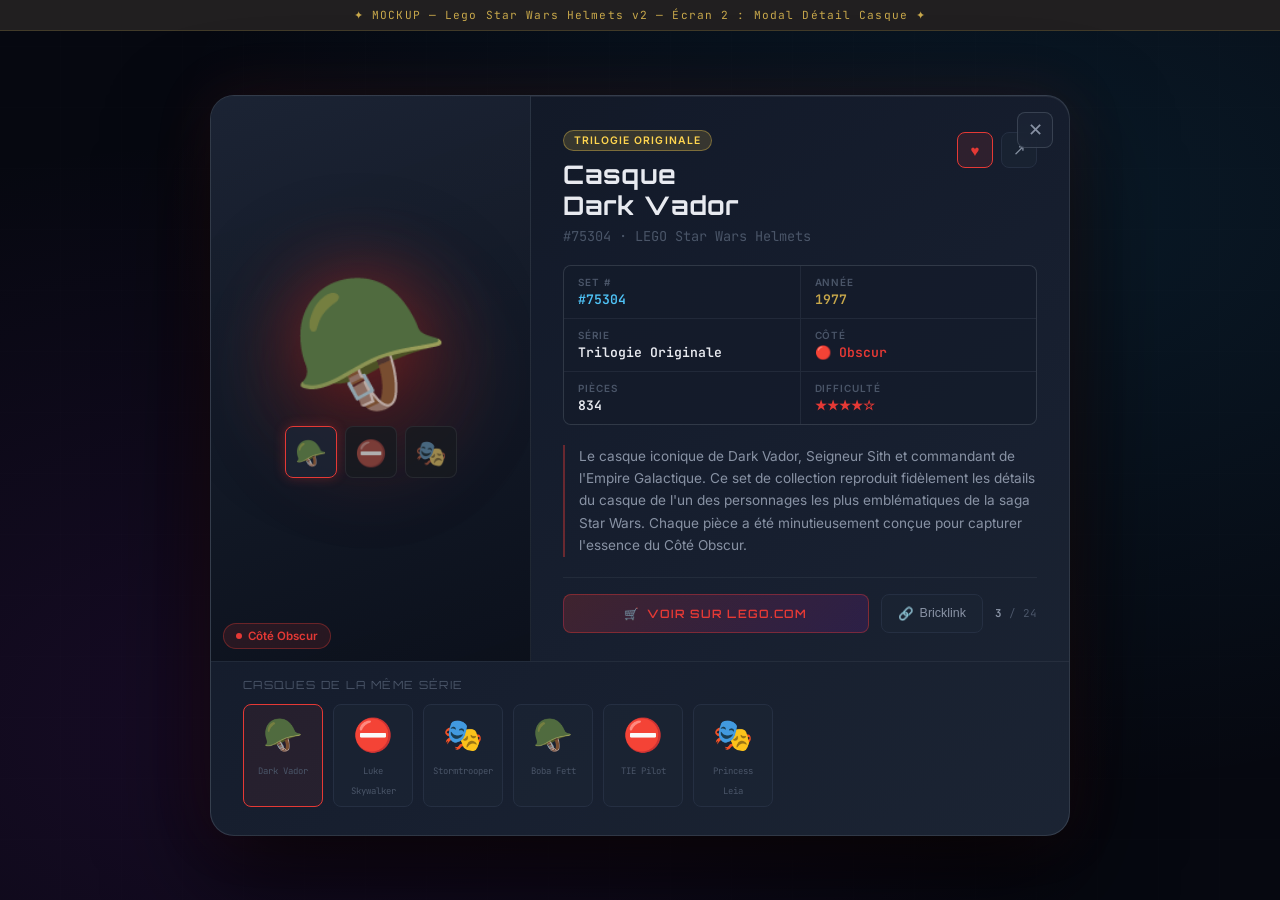
<file: .stitch/designs/lego-sw-helmets-v2-detail.html>
<!DOCTYPE html>
<html lang="fr">
<head>
  <meta charset="UTF-8" />
  <meta name="viewport" content="width=device-width, initial-scale=1.0" />
  <title>🪖 Lego Star Wars Helmets — v2 Mockup (Détail Modal)</title>
  <link href="https://fonts.googleapis.com/css2?family=Orbitron:wght@400;600;700;800&family=Inter:wght@400;500;600&family=JetBrains+Mono:wght@400;600&display=swap" rel="stylesheet" />
  <style>
    :root {
      --color-void:       #060810;
      --color-deep-space: #0b0f1a;
      --color-nebula:     #111827;
      --color-steel:      #1c2535;
      --color-chrome:     #252f42;
      --color-text-primary:   #e8eaf0;
      --color-text-secondary: #8892a4;
      --color-text-muted:     #4a5568;
      --color-light-primary:  #4fc3f7;
      --color-dark-primary:   #e53935;
      --color-dark-purple:    #7b1fa2;
      --color-chrome-light: #b0bec5;
      --color-chrome-mid:   #78909c;
      --color-gold-accent:  #c8a84b;
      --series-original:    #ffd54f;
      --series-mando:       #90a4ae;
      --radius-card:        16px;
      --radius-sm:          8px;
      --radius-pill:        999px;
      --transition-smooth:  0.25s cubic-bezier(0.4,0,0.2,1);
      --font-display: 'Orbitron', sans-serif;
      --font-body:    'Inter', sans-serif;
      --font-mono:    'JetBrains Mono', monospace;
    }
    *, *::before, *::after { box-sizing: border-box; margin: 0; padding: 0; }
    body {
      background: rgba(6,8,16,0.95);
      color: var(--color-text-primary);
      font-family: var(--font-body);
      min-height: 100vh;
      display: flex;
      flex-direction: column;
    }

    .mockup-header {
      background: rgba(200,168,75,0.08);
      border-bottom: 1px solid rgba(200,168,75,0.2);
      padding: 8px 16px;
      font-size: 0.7rem;
      font-family: var(--font-mono);
      color: var(--color-gold-accent);
      letter-spacing: 0.1em;
      text-align: center;
    }

    /* =============================================
       MODAL BACKDROP
    ============================================= */
    .modal-backdrop {
      flex: 1;
      display: flex;
      align-items: center;
      justify-content: center;
      padding: 24px;
      /* Simule le fond derrière le modal (grille floutée) */
      background: 
        radial-gradient(ellipse at 20% 80%, rgba(123,31,162,0.15) 0%, transparent 60%),
        radial-gradient(ellipse at 80% 20%, rgba(41,182,246,0.1) 0%, transparent 60%),
        var(--color-void);
      position: relative;
    }

    /* Grille floue en arrière-plan */
    .modal-bg-blur {
      position: absolute;
      inset: 0;
      background: repeating-linear-gradient(
        0deg, transparent, transparent 60px,
        rgba(255,255,255,0.015) 60px, rgba(255,255,255,0.015) 61px
      ), repeating-linear-gradient(
        90deg, transparent, transparent 60px,
        rgba(255,255,255,0.015) 60px, rgba(255,255,255,0.015) 61px
      );
      opacity: 0.5;
    }

    /* =============================================
       MODAL CONTAINER
    ============================================= */
    .helmet-modal {
      position: relative;
      width: 100%;
      max-width: 860px;
      background: linear-gradient(145deg, rgba(17,24,39,0.97), rgba(28,37,53,0.97));
      border: 1px solid rgba(176,190,197,0.18);
      border-radius: 24px;
      overflow: hidden;
      box-shadow:
        0 40px 100px rgba(0,0,0,0.8),
        0 0 60px rgba(229,57,53,0.12),
        inset 0 1px 0 rgba(255,255,255,0.06);
      animation: modalEnter 0.35s cubic-bezier(0.34,1.3,0.64,1);
      z-index: 1;
    }
    @keyframes modalEnter {
      from { opacity: 0; transform: scale(0.92) translateY(20px); }
      to   { opacity: 1; transform: scale(1) translateY(0); }
    }

    /* Close button */
    .modal-close {
      position: absolute;
      top: 16px; right: 16px;
      width: 36px; height: 36px;
      background: rgba(28,37,53,0.8);
      border: 1px solid rgba(176,190,197,0.2);
      border-radius: var(--radius-sm);
      color: var(--color-text-secondary);
      font-size: 18px;
      cursor: pointer;
      display: flex;
      align-items: center;
      justify-content: center;
      backdrop-filter: blur(8px);
      transition: all var(--transition-smooth);
      z-index: 10;
    }
    .modal-close:hover {
      border-color: var(--color-dark-primary);
      color: var(--color-dark-primary);
    }

    /* Navigation prev/next */
    .modal-nav {
      position: absolute;
      top: 50%;
      transform: translateY(-50%);
      width: 36px; height: 36px;
      background: rgba(28,37,53,0.8);
      border: 1px solid rgba(176,190,197,0.2);
      border-radius: var(--radius-sm);
      color: var(--color-text-secondary);
      font-size: 16px;
      cursor: pointer;
      display: flex;
      align-items: center;
      justify-content: center;
      transition: all var(--transition-smooth);
      z-index: 10;
    }
    .modal-nav:hover {
      border-color: var(--color-light-primary);
      color: var(--color-light-primary);
    }
    .modal-nav--prev { left: -50px; }
    .modal-nav--next { right: -50px; }

    /* =============================================
       MODAL LAYOUT : 2 colonnes
    ============================================= */
    .modal-layout {
      display: grid;
      grid-template-columns: 320px 1fr;
      min-height: 480px;
    }

    /* Colonne gauche — Visuel */
    .modal-visual {
      position: relative;
      background: linear-gradient(160deg, rgba(28,37,53,0.9), rgba(11,15,26,0.95));
      border-right: 1px solid rgba(176,190,197,0.1);
      display: flex;
      flex-direction: column;
      align-items: center;
      justify-content: center;
      padding: 40px 30px;
      overflow: hidden;
    }

    /* Glow nébuleuse derrière le casque */
    .modal-visual-glow {
      position: absolute;
      width: 280px; height: 280px;
      border-radius: 50%;
      background: radial-gradient(ellipse, rgba(229,57,53,0.2) 0%, transparent 70%);
      filter: blur(30px);
    }

    .modal-helmet-img {
      position: relative;
      z-index: 1;
      font-size: 8rem;
      filter: drop-shadow(0 0 40px rgba(229,57,53,0.5)) drop-shadow(0 20px 40px rgba(0,0,0,0.6));
      animation: helmFloat 4s ease-in-out infinite;
      line-height: 1;
      margin-bottom: 20px;
    }
    @keyframes helmFloat {
      0%,100% { transform: translateY(0) rotate(-3deg); }
      50%      { transform: translateY(-16px) rotate(3deg); }
    }

    /* Thumbnails variantes (v2 — multi-angle) */
    .modal-thumbnails {
      display: flex;
      gap: 8px;
      z-index: 1;
    }
    .modal-thumb {
      width: 52px; height: 52px;
      background: rgba(28,37,53,0.8);
      border: 1px solid rgba(176,190,197,0.15);
      border-radius: var(--radius-sm);
      cursor: pointer;
      display: flex;
      align-items: center;
      justify-content: center;
      font-size: 1.6rem;
      transition: all var(--transition-smooth);
      filter: grayscale(0.5) brightness(0.7);
    }
    .modal-thumb.active,
    .modal-thumb:hover {
      border-color: var(--color-dark-primary);
      filter: none;
      box-shadow: 0 0 12px rgba(229,57,53,0.3);
    }

    /* v2 : Badge côté affiché dans la colonne visuelle */
    .modal-side-badge {
      position: absolute;
      bottom: 12px; left: 12px;
      display: flex;
      align-items: center;
      gap: 6px;
      background: rgba(229,57,53,0.12);
      border: 1px solid rgba(229,57,53,0.35);
      border-radius: var(--radius-pill);
      padding: 5px 12px;
      font-size: 0.72rem;
      font-weight: 600;
      color: var(--color-dark-primary);
    }
    .modal-side-badge__dot {
      width: 6px; height: 6px;
      border-radius: 50%;
      background: var(--color-dark-primary);
      animation: pulseDot 1.5s ease-in-out infinite;
    }
    @keyframes pulseDot {
      0%,100% { transform: scale(1); opacity: 1; }
      50%      { transform: scale(1.6); opacity: 0.6; }
    }

    /* Colonne droite — Contenu */
    .modal-content {
      padding: 32px 32px 28px;
      display: flex;
      flex-direction: column;
      gap: 20px;
    }

    /* Header modal */
    .modal-content-header {
      display: flex;
      align-items: flex-start;
      justify-content: space-between;
      gap: 12px;
    }
    .modal-series-badge {
      font-size: 0.65rem;
      font-weight: 600;
      letter-spacing: 0.1em;
      text-transform: uppercase;
      padding: 3px 10px;
      border-radius: var(--radius-pill);
      background: rgba(255,213,79,0.15);
      border: 1px solid rgba(255,213,79,0.35);
      color: var(--series-original);
      white-space: nowrap;
      margin-bottom: 8px;
      display: inline-block;
    }
    .modal-title {
      font-family: var(--font-display);
      font-size: 1.6rem;
      font-weight: 700;
      letter-spacing: 0.04em;
      line-height: 1.2;
      color: var(--color-text-primary);
      margin-bottom: 4px;
    }
    .modal-subtitle {
      font-size: 0.85rem;
      color: var(--color-text-muted);
      font-family: var(--font-mono);
    }

    /* v2 : Actions rapides header */
    .modal-actions-top {
      display: flex;
      gap: 8px;
      flex-shrink: 0;
      margin-top: 4px;
    }
    .modal-action-btn {
      width: 36px; height: 36px;
      background: rgba(28,37,53,0.6);
      border: 1px solid var(--color-chrome);
      border-radius: var(--radius-sm);
      color: var(--color-text-secondary);
      font-size: 15px;
      cursor: pointer;
      display: flex;
      align-items: center;
      justify-content: center;
      transition: all var(--transition-smooth);
    }
    .modal-action-btn:hover {
      border-color: var(--color-light-primary);
      color: var(--color-light-primary);
    }
    .modal-action-btn.active {
      background: rgba(229,57,53,0.12);
      border-color: var(--color-dark-primary);
      color: var(--color-dark-primary);
    }

    /* =============================================
       v2 : SPECS TABLE
    ============================================= */
    .modal-specs {
      display: grid;
      grid-template-columns: 1fr 1fr;
      gap: 1px;
      background: rgba(176,190,197,0.08);
      border: 1px solid rgba(176,190,197,0.1);
      border-radius: var(--radius-sm);
      overflow: hidden;
    }
    .spec-item {
      background: rgba(17,24,39,0.8);
      padding: 10px 14px;
      display: flex;
      flex-direction: column;
      gap: 3px;
    }
    .spec-item:nth-child(odd):last-child {
      grid-column: 1 / -1;
    }
    .spec-label {
      font-size: 0.62rem;
      font-weight: 600;
      letter-spacing: 0.1em;
      text-transform: uppercase;
      color: var(--color-text-muted);
    }
    .spec-value {
      font-family: var(--font-mono);
      font-size: 0.82rem;
      color: var(--color-text-primary);
      font-weight: 600;
    }
    .spec-value--accent { color: var(--color-dark-primary); }
    .spec-value--light  { color: var(--color-light-primary); }
    .spec-value--gold   { color: var(--color-gold-accent); }

    /* =============================================
       v2 : DESCRIPTION
    ============================================= */
    .modal-description {
      font-size: 0.85rem;
      line-height: 1.65;
      color: var(--color-text-secondary);
      border-left: 2px solid rgba(229,57,53,0.4);
      padding-left: 14px;
    }

    /* =============================================
       v2 : CTA + actions bas
    ============================================= */
    .modal-footer {
      display: flex;
      align-items: center;
      justify-content: space-between;
      gap: 12px;
      padding-top: 16px;
      border-top: 1px solid rgba(176,190,197,0.08);
      margin-top: auto;
    }

    .modal-cta-primary {
      flex: 1;
      display: flex;
      align-items: center;
      justify-content: center;
      gap: 8px;
      padding: 11px 20px;
      background: linear-gradient(135deg, rgba(229,57,53,0.2), rgba(123,31,162,0.2));
      border: 1px solid rgba(229,57,53,0.4);
      border-radius: var(--radius-sm);
      color: var(--color-dark-primary);
      font-family: var(--font-display);
      font-size: 0.72rem;
      font-weight: 600;
      letter-spacing: 0.1em;
      text-transform: uppercase;
      cursor: pointer;
      text-decoration: none;
      transition: all var(--transition-smooth);
    }
    .modal-cta-primary:hover {
      background: linear-gradient(135deg, rgba(229,57,53,0.3), rgba(123,31,162,0.3));
      box-shadow: 0 0 20px rgba(229,57,53,0.25);
      transform: translateY(-1px);
    }

    .modal-cta-secondary {
      display: flex;
      align-items: center;
      gap: 6px;
      padding: 11px 16px;
      background: rgba(28,37,53,0.6);
      border: 1px solid var(--color-chrome);
      border-radius: var(--radius-sm);
      color: var(--color-text-secondary);
      font-size: 0.78rem;
      cursor: pointer;
      transition: all var(--transition-smooth);
    }
    .modal-cta-secondary:hover {
      border-color: var(--color-light-primary);
      color: var(--color-light-primary);
    }

    .modal-counter {
      font-family: var(--font-mono);
      font-size: 0.68rem;
      color: var(--color-text-muted);
    }
    .modal-counter strong { color: var(--color-text-secondary); }

    /* =============================================
       v2 : RELATED HELMETS strip
    ============================================= */
    .modal-related {
      padding: 16px 32px 24px;
      border-top: 1px solid rgba(176,190,197,0.08);
    }
    .modal-related-title {
      font-family: var(--font-display);
      font-size: 0.7rem;
      letter-spacing: 0.12em;
      text-transform: uppercase;
      color: var(--color-text-muted);
      margin-bottom: 12px;
    }
    .modal-related-scroll {
      display: flex;
      gap: 10px;
      overflow-x: auto;
      padding-bottom: 4px;
    }
    .related-card {
      flex-shrink: 0;
      width: 80px;
      background: rgba(28,37,53,0.6);
      border: 1px solid var(--color-chrome);
      border-radius: var(--radius-sm);
      padding: 10px 8px 8px;
      cursor: pointer;
      text-align: center;
      transition: all var(--transition-smooth);
    }
    .related-card:hover {
      border-color: rgba(176,190,197,0.35);
      background: rgba(28,37,53,0.9);
    }
    .related-card.active {
      border-color: var(--color-dark-primary);
      background: rgba(229,57,53,0.08);
    }
    .related-card__icon { font-size: 2rem; display: block; margin-bottom: 4px; }
    .related-card__name {
      font-size: 0.56rem;
      color: var(--color-text-muted);
      font-family: var(--font-mono);
      line-height: 1.3;
    }

    /* Scrollbar custom */
    ::-webkit-scrollbar { width: 4px; height: 4px; }
    ::-webkit-scrollbar-track { background: var(--color-deep-space); }
    ::-webkit-scrollbar-thumb { background: var(--color-chrome); border-radius: 2px; }
    ::-webkit-scrollbar-thumb:hover { background: var(--color-chrome-mid); }

    /* =============================================
       ANNOTATION (mockup only)
    ============================================= */
    .annot {
      display: inline-block;
      background: rgba(200,168,75,0.15);
      border: 1px dashed rgba(200,168,75,0.5);
      color: var(--color-gold-accent);
      font-family: var(--font-mono);
      font-size: 0.58rem;
      padding: 1px 6px;
      border-radius: 3px;
      vertical-align: middle;
      margin-left: 6px;
    }
  </style>
</head>
<body>
  <div class="mockup-header">
    ✦ MOCKUP — Lego Star Wars Helmets v2 — Écran 2 : Modal Détail Casque ✦
  </div>

  <div class="modal-backdrop">
    <div class="modal-bg-blur"></div>

    <!-- Navigation inter-casques (flèches externes) -->
    <button class="modal-nav modal-nav--prev" title="Casque précédent">‹</button>
    <button class="modal-nav modal-nav--next" title="Casque suivant">›</button>

    <!-- ===== MODAL ===== -->
    <div class="helmet-modal">

      <!-- Close -->
      <button class="modal-close" title="Fermer">✕</button>

      <!-- Layout 2 colonnes -->
      <div class="modal-layout">

        <!-- ─── COLONNE VISUELLE ─── -->
        <div class="modal-visual">
          <div class="modal-visual-glow"></div>

          <!-- Grande image casque avec float -->
          <div class="modal-helmet-img">🪖</div>

          <!-- Thumbnails variants (v2) -->
          <div class="modal-thumbnails">
            <div class="modal-thumb active" title="Vue face">🪖</div>
            <div class="modal-thumb" title="Vue 3/4">⛔</div>
            <div class="modal-thumb" title="Vue profil">🎭</div>
          </div>

          <!-- Badge côté Force -->
          <div class="modal-side-badge">
            <span class="modal-side-badge__dot"></span>
            Côté Obscur
          </div>
        </div>

        <!-- ─── COLONNE CONTENU ─── -->
        <div class="modal-content">

          <!-- Header -->
          <div>
            <div class="modal-content-header">
              <div>
                <span class="modal-series-badge">Trilogie Originale</span>
                <h2 class="modal-title">Casque<br>Dark Vador</h2>
                <span class="modal-subtitle">#75304 · LEGO Star Wars Helmets</span>
              </div>
              <div class="modal-actions-top">
                <button class="modal-action-btn active" title="Favoris">♥</button>
                <button class="modal-action-btn" title="Partager">↗</button>
              </div>
            </div>
          </div>

          <!-- Specs table (v2 — NOUVEAU) -->
          <div>
            <div class="modal-specs">
              <div class="spec-item">
                <span class="spec-label">Set #</span>
                <span class="spec-value spec-value--light">#75304</span>
              </div>
              <div class="spec-item">
                <span class="spec-label">Année</span>
                <span class="spec-value spec-value--gold">1977</span>
              </div>
              <div class="spec-item">
                <span class="spec-label">Série</span>
                <span class="spec-value">Trilogie Originale</span>
              </div>
              <div class="spec-item">
                <span class="spec-label">Côté</span>
                <span class="spec-value spec-value--accent">🔴 Obscur</span>
              </div>
              <div class="spec-item">
                <span class="spec-label">Pièces</span>
                <span class="spec-value">834</span>
              </div>
              <div class="spec-item">
                <span class="spec-label">Difficulté</span>
                <span class="spec-value spec-value--accent">★★★★☆</span>
              </div>
            </div>
          </div>

          <!-- Description (v2 — NOUVEAU) -->
          <div>
            <p class="modal-description">
              Le casque iconique de Dark Vador, Seigneur Sith et commandant de l'Empire Galactique.
              Ce set de collection reproduit fidèlement les détails du casque de l'un des
              personnages les plus emblématiques de la saga Star Wars. Chaque pièce a été
              minutieusement conçue pour capturer l'essence du Côté Obscur.
            </p>
          </div>

          <!-- Footer actions (v2 — NOUVEAU) -->
          <div class="modal-footer">
            <a class="modal-cta-primary" href="https://www.lego.com" target="_blank">
              <span>🛒</span>
              <span>Voir sur LEGO.com</span>
            </a>
            <button class="modal-cta-secondary">
              <span>🔗</span>
              <span>Bricklink</span>
            </button>
            <span class="modal-counter"><strong>3</strong> / 24</span>
          </div>
        </div>
      </div>

      <!-- ─── CASQUES LIÉS (v2 — NOUVEAU) ─── -->
      <div class="modal-related">
        <div class="modal-related-title">Casques de la même série</div>
        <div class="modal-related-scroll">
          <div class="related-card active">
            <span class="related-card__icon">🪖</span>
            <span class="related-card__name">Dark Vador</span>
          </div>
          <div class="related-card">
            <span class="related-card__icon">⛔</span>
            <span class="related-card__name">Luke Skywalker</span>
          </div>
          <div class="related-card">
            <span class="related-card__icon">🎭</span>
            <span class="related-card__name">Stormtrooper</span>
          </div>
          <div class="related-card">
            <span class="related-card__icon">🪖</span>
            <span class="related-card__name">Boba Fett</span>
          </div>
          <div class="related-card">
            <span class="related-card__icon">⛔</span>
            <span class="related-card__name">TIE Pilot</span>
          </div>
          <div class="related-card">
            <span class="related-card__icon">🎭</span>
            <span class="related-card__name">Princess Leia</span>
          </div>
        </div>
      </div>

    </div><!-- /helmet-modal -->
  </div><!-- /modal-backdrop -->

</body>
</html>
</file>
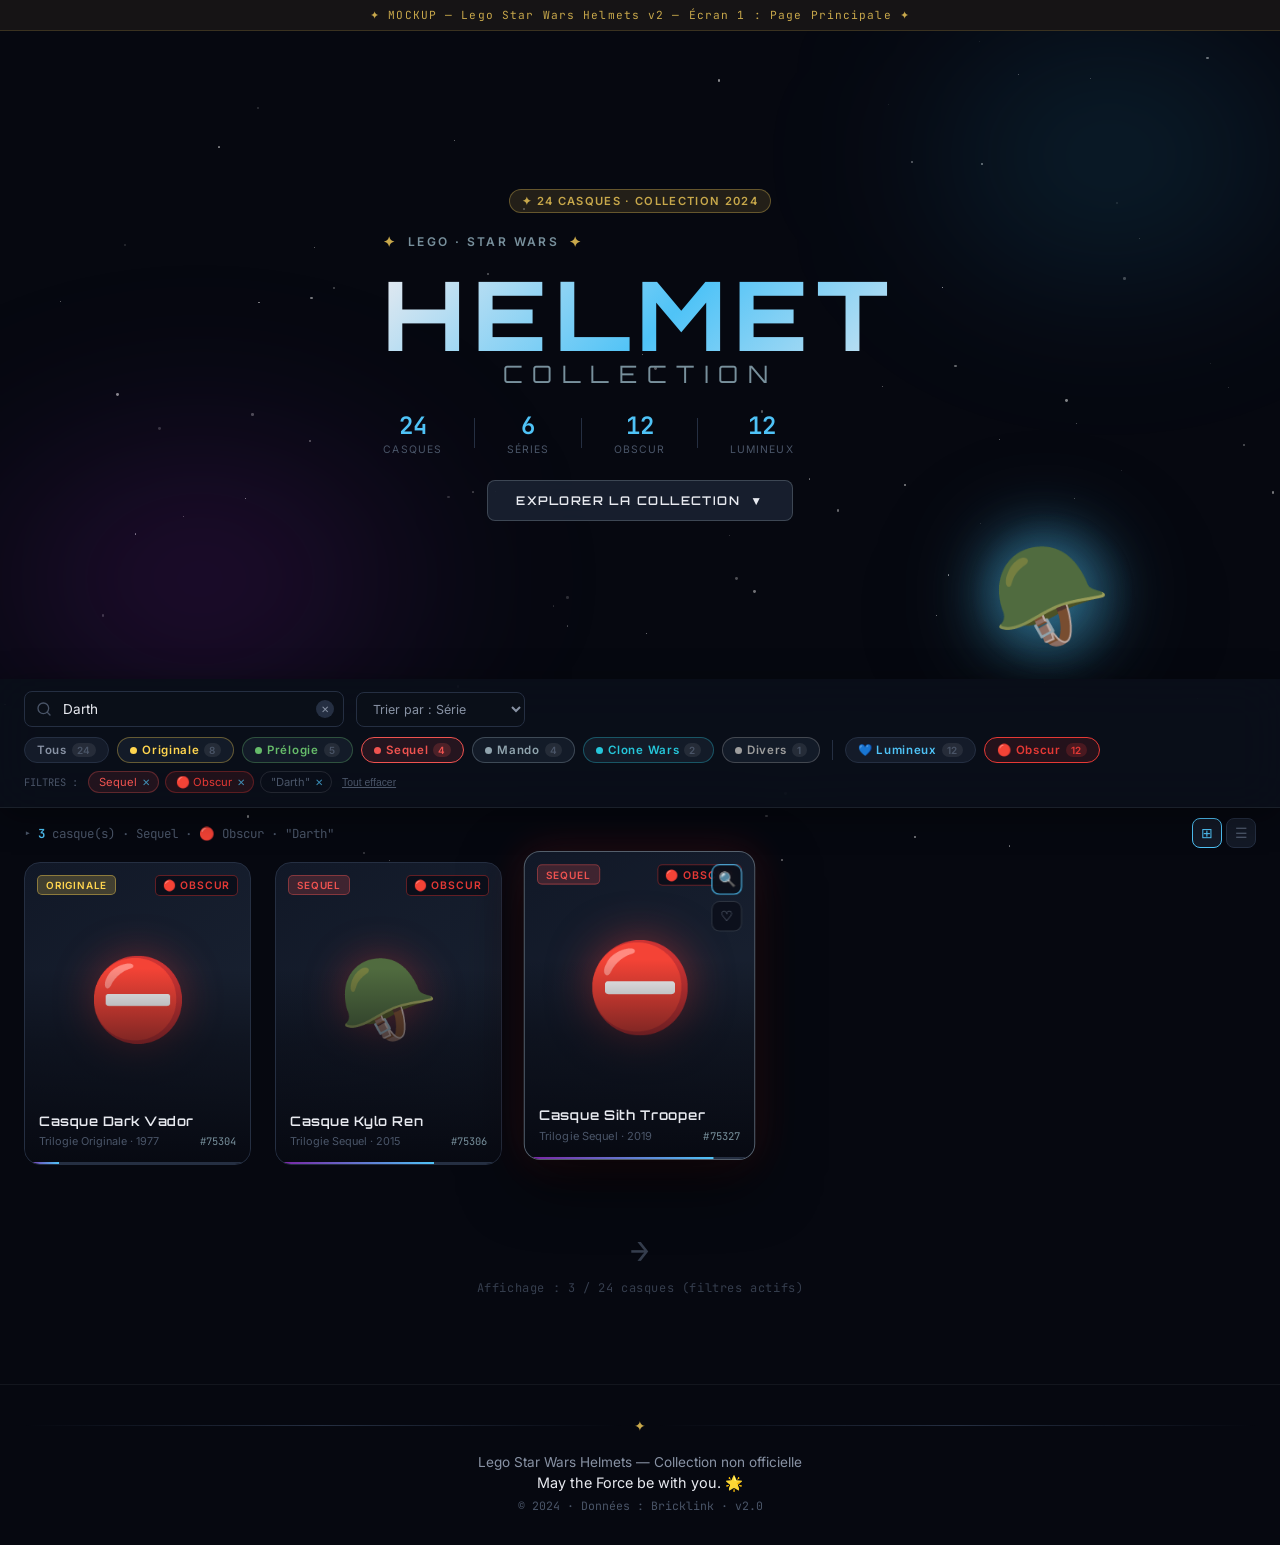
<file: .stitch/designs/lego-sw-helmets-v2-main.html>
<!DOCTYPE html>
<html lang="fr">
<head>
  <meta charset="UTF-8" />
  <meta name="viewport" content="width=device-width, initial-scale=1.0" />
  <title>🪖 Lego Star Wars Helmets — v2 Mockup (Main)</title>
  <link href="https://fonts.googleapis.com/css2?family=Orbitron:wght@400;600;700;800&family=Inter:wght@400;500;600&family=JetBrains+Mono:wght@400;600&display=swap" rel="stylesheet" />
  <style>
    /* =============================================
       DESIGN SYSTEM v2 — TOKENS
    ============================================= */
    :root {
      /* Fonds */
      --color-void:       #060810;
      --color-deep-space: #0b0f1a;
      --color-nebula:     #111827;
      --color-steel:      #1c2535;
      --color-chrome:     #252f42;

      /* Texte */
      --color-text-primary:   #e8eaf0;
      --color-text-secondary: #8892a4;
      --color-text-muted:     #4a5568;

      /* Force Lumineuse */
      --color-light-primary:  #4fc3f7;
      --color-light-glow:     rgba(79,195,247,0.25);
      --color-light-soft:     rgba(79,195,247,0.12);

      /* Force Obscure */
      --color-dark-primary:   #e53935;
      --color-dark-purple:    #7b1fa2;
      --color-dark-soft:      rgba(229,57,53,0.12);

      /* Chrome */
      --color-chrome-light: #b0bec5;
      --color-chrome-mid:   #78909c;

      /* Séries */
      --series-original:    #ffd54f;
      --series-prequel:     #66bb6a;
      --series-sequel:      #ef5350;
      --series-mando:       #90a4ae;
      --series-clone-wars:  #26c6da;
      --series-divers:      #9e9e9e;

      /* v2 — Nouveaux tokens */
      --color-gold-accent:  #c8a84b;
      --color-surface-hover: rgba(255,255,255,0.04);
      --color-border-glow:  rgba(79,195,247,0.3);
      --radius-card:        16px;
      --radius-sm:          8px;
      --radius-pill:        999px;
      --shadow-card:        0 4px 24px rgba(0,0,0,0.5);
      --shadow-card-hover:  0 20px 60px rgba(0,0,0,0.7), 0 0 40px rgba(79,195,247,0.18);
      --transition-bounce:  0.4s cubic-bezier(0.34, 1.56, 0.64, 1);
      --transition-smooth:  0.25s cubic-bezier(0.4,0,0.2,1);

      /* Typo */
      --font-display: 'Orbitron', sans-serif;
      --font-body:    'Inter', sans-serif;
      --font-mono:    'JetBrains Mono', monospace;
    }

    *, *::before, *::after { box-sizing: border-box; margin: 0; padding: 0; }

    html { scroll-behavior: smooth; }

    body {
      background: var(--color-void);
      color: var(--color-text-primary);
      font-family: var(--font-body);
      min-height: 100vh;
      overflow-x: hidden;
    }

    /* =============================================
       STARFIELD
    ============================================= */
    .starfield {
      position: fixed;
      inset: 0;
      z-index: 0;
      pointer-events: none;
    }
    .stars-dot {
      position: absolute;
      border-radius: 50%;
      background: white;
      animation: twinkle 3s ease-in-out infinite alternate;
    }
    @keyframes twinkle {
      from { opacity: 0.2; transform: scale(1); }
      to   { opacity: 0.8; transform: scale(1.3); }
    }

    /* =============================================
       HERO — v2 : plus compact (70vh vs 100vh)
    ============================================= */
    .hero-section {
      position: relative;
      height: 72vh;
      min-height: 480px;
      display: flex;
      flex-direction: column;
      align-items: center;
      justify-content: center;
      text-align: center;
      padding: 2rem;
      z-index: 1;
      overflow: hidden;
    }

    .hero-nebula {
      position: absolute;
      border-radius: 50%;
      filter: blur(80px);
      pointer-events: none;
    }
    .hero-nebula--dark {
      width: 600px; height: 400px;
      bottom: -100px; left: -100px;
      background: radial-gradient(ellipse, rgba(123,31,162,0.28), transparent 70%);
    }
    .hero-nebula--light {
      width: 500px; height: 350px;
      top: -50px; right: -80px;
      background: radial-gradient(ellipse, rgba(41,182,246,0.18), transparent 70%);
    }

    /* v2 : Featured helmet flottant dans le hero */
    .hero-featured-helmet {
      position: absolute;
      right: 8%;
      bottom: 0;
      width: 220px;
      height: 220px;
      object-fit: contain;
      filter: drop-shadow(0 0 40px rgba(79,195,247,0.5)) drop-shadow(0 20px 40px rgba(0,0,0,0.6));
      animation: helmFloat 4s ease-in-out infinite;
      z-index: 2;
    }
    @keyframes helmFloat {
      0%,100% { transform: translateY(0) rotate(-2deg); }
      50%      { transform: translateY(-18px) rotate(2deg); }
    }

    /* v2 : Badge "NEW" ou "FEATURED" dans le hero */
    .hero-badge {
      display: inline-flex;
      align-items: center;
      gap: 6px;
      background: rgba(200,168,75,0.15);
      border: 1px solid rgba(200,168,75,0.4);
      color: var(--color-gold-accent);
      font-family: var(--font-body);
      font-size: 0.7rem;
      font-weight: 600;
      letter-spacing: 0.12em;
      text-transform: uppercase;
      padding: 4px 12px;
      border-radius: var(--radius-pill);
      margin-bottom: 1.2rem;
    }

    .hero-logo {
      display: flex;
      align-items: center;
      gap: 10px;
      color: var(--color-chrome-mid);
      font-family: var(--font-body);
      font-size: 0.75rem;
      font-weight: 600;
      letter-spacing: 0.2em;
      text-transform: uppercase;
      margin-bottom: 1rem;
    }
    .hero-logo__star { color: var(--color-gold-accent); font-size: 0.9rem; }

    .hero-title {
      font-family: var(--font-display);
      line-height: 1;
      margin-bottom: 1rem;
    }
    .hero-title__main {
      display: block;
      font-size: clamp(3rem, 8vw, 6rem);
      font-weight: 800;
      letter-spacing: 0.08em;
      background: linear-gradient(135deg, #e8eaf0 0%, #4fc3f7 30%, #e8eaf0 60%, #b0bec5 100%);
      background-size: 200% auto;
      -webkit-background-clip: text;
      -webkit-text-fill-color: transparent;
      animation: shimmer 5s linear infinite;
    }
    .hero-title__sub {
      display: block;
      font-size: clamp(1rem, 2.5vw, 1.5rem);
      font-weight: 400;
      letter-spacing: 0.4em;
      color: var(--color-chrome-mid);
      -webkit-text-fill-color: var(--color-chrome-mid);
    }
    @keyframes shimmer {
      from { background-position: 0% center; }
      to   { background-position: 200% center; }
    }

    .hero-stats {
      display: flex;
      gap: 2rem;
      align-items: center;
      margin: 1.5rem 0;
      color: var(--color-text-secondary);
      font-size: 0.85rem;
    }
    .hero-stat {
      display: flex;
      flex-direction: column;
      align-items: center;
      gap: 2px;
    }
    .hero-stat__value {
      font-family: var(--font-mono);
      font-size: 1.5rem;
      color: var(--color-light-primary);
      font-weight: 600;
    }
    .hero-stat__label {
      font-size: 0.65rem;
      letter-spacing: 0.1em;
      text-transform: uppercase;
      color: var(--color-text-muted);
    }
    .hero-stats-divider { width: 1px; height: 30px; background: var(--color-chrome); }

    .hero-cta {
      display: inline-flex;
      align-items: center;
      gap: 10px;
      padding: 12px 28px;
      background: rgba(28,37,53,0.8);
      border: 1px solid rgba(176,190,197,0.25);
      border-radius: var(--radius-sm);
      color: var(--color-text-primary);
      font-family: var(--font-display);
      font-size: 0.75rem;
      font-weight: 600;
      letter-spacing: 0.12em;
      text-decoration: none;
      text-transform: uppercase;
      backdrop-filter: blur(12px);
      transition: all var(--transition-smooth);
    }
    .hero-cta:hover {
      border-color: var(--color-light-primary);
      box-shadow: 0 0 20px rgba(79,195,247,0.25), 0 4px 16px rgba(0,0,0,0.4);
      transform: translateY(-2px);
    }

    /* =============================================
       FILTERS — v2 : redesign complet
    ============================================= */
    .filters-section {
      position: sticky;
      top: 0;
      z-index: 100;
      background: rgba(11,15,26,0.88);
      backdrop-filter: blur(24px) saturate(180%);
      border-bottom: 1px solid rgba(176,190,197,0.1);
      box-shadow: 0 8px 32px rgba(0,0,0,0.4);
      padding: 12px 24px;
    }

    .filters-top {
      display: flex;
      align-items: center;
      gap: 12px;
      margin-bottom: 10px;
    }

    /* v2 : Barre de recherche améliorée avec clear btn */
    .search-wrap {
      position: relative;
      flex: 1;
      max-width: 320px;
    }
    .search-icon {
      position: absolute;
      left: 12px; top: 50%;
      transform: translateY(-50%);
      width: 16px; height: 16px;
      color: var(--color-text-muted);
      pointer-events: none;
      transition: color var(--transition-smooth);
    }
    .search-input {
      width: 100%;
      background: rgba(11,15,26,0.8);
      border: 1px solid var(--color-chrome);
      border-radius: var(--radius-sm);
      color: var(--color-text-primary);
      font-family: var(--font-body);
      font-size: 0.85rem;
      padding: 9px 36px 9px 38px;
      transition: all var(--transition-smooth);
    }
    .search-input::placeholder { color: var(--color-text-muted); }
    .search-input:focus {
      outline: none;
      border-color: var(--color-light-primary);
      box-shadow: 0 0 0 3px rgba(79,195,247,0.12), 0 0 16px rgba(79,195,247,0.15);
    }
    .search-clear {
      position: absolute;
      right: 10px; top: 50%;
      transform: translateY(-50%);
      width: 18px; height: 18px;
      background: var(--color-chrome);
      border: none;
      border-radius: 50%;
      color: var(--color-text-secondary);
      font-size: 10px;
      cursor: pointer;
      display: flex;
      align-items: center;
      justify-content: center;
      transition: background var(--transition-smooth);
    }
    .search-clear:hover { background: var(--color-steel); }

    /* v2 : Sort dropdown */
    .sort-select {
      background: rgba(11,15,26,0.8);
      border: 1px solid var(--color-chrome);
      border-radius: var(--radius-sm);
      color: var(--color-text-secondary);
      font-family: var(--font-body);
      font-size: 0.78rem;
      padding: 8px 12px;
      cursor: pointer;
    }
    .sort-select:focus { outline: none; border-color: var(--color-light-primary); }

    /* v2 : Filter row avec pills colorées + compteurs */
    .filters-row {
      display: flex;
      align-items: center;
      gap: 8px;
      flex-wrap: wrap;
    }

    .filter-btn {
      display: inline-flex;
      align-items: center;
      gap: 5px;
      padding: 5px 12px;
      background: rgba(28,37,53,0.6);
      border: 1px solid var(--color-chrome);
      border-radius: var(--radius-pill);
      color: var(--color-text-secondary);
      font-family: var(--font-body);
      font-size: 0.72rem;
      font-weight: 600;
      letter-spacing: 0.06em;
      cursor: pointer;
      transition: all var(--transition-smooth);
      white-space: nowrap;
    }
    .filter-btn:hover {
      border-color: rgba(176,190,197,0.4);
      background: rgba(28,37,53,0.9);
      color: var(--color-text-primary);
    }
    .filter-btn.active {
      background: rgba(79,195,247,0.12);
      border-color: var(--color-light-primary);
      color: var(--color-light-primary);
    }

    /* v2 : Dot couleur série dans le bouton filtre */
    .filter-dot {
      width: 7px; height: 7px;
      border-radius: 50%;
      flex-shrink: 0;
    }
    .filter-count {
      background: rgba(255,255,255,0.08);
      border-radius: var(--radius-pill);
      padding: 1px 5px;
      font-size: 0.62rem;
      color: var(--color-text-muted);
    }
    .filter-btn.active .filter-count {
      background: rgba(79,195,247,0.2);
      color: var(--color-light-primary);
    }

    /* Force side buttons */
    .filter-btn.side-light.active {
      background: rgba(79,195,247,0.12);
      border-color: var(--color-light-primary);
      color: var(--color-light-primary);
    }
    .filter-btn.side-dark.active {
      background: rgba(229,57,53,0.12);
      border-color: var(--color-dark-primary);
      color: var(--color-dark-primary);
    }

    .filters-divider {
      width: 1px; height: 20px;
      background: var(--color-chrome);
      margin: 0 4px;
    }

    /* v2 : Active filter tags row */
    .active-filters {
      display: flex;
      align-items: center;
      gap: 6px;
      padding: 8px 0 2px;
      flex-wrap: wrap;
    }
    .active-filter-tag {
      display: inline-flex;
      align-items: center;
      gap: 5px;
      background: rgba(79,195,247,0.1);
      border: 1px solid rgba(79,195,247,0.25);
      border-radius: var(--radius-pill);
      color: var(--color-light-primary);
      font-size: 0.7rem;
      padding: 3px 8px 3px 10px;
    }
    .active-filter-tag button {
      background: none;
      border: none;
      color: var(--color-light-primary);
      cursor: pointer;
      font-size: 10px;
      padding: 0;
      opacity: 0.7;
    }
    .active-filter-tag button:hover { opacity: 1; }

    /* =============================================
       COUNT BAR — v2 : enrichi
    ============================================= */
    .count-bar {
      display: flex;
      align-items: center;
      justify-content: space-between;
      padding: 10px 24px 6px;
      position: relative;
      z-index: 1;
    }
    .count-bar__text {
      font-size: 0.78rem;
      color: var(--color-text-muted);
      font-family: var(--font-mono);
    }
    .count-bar__text strong {
      color: var(--color-light-primary);
      font-weight: 600;
    }
    /* v2 : toggle view (grid/list) */
    .count-bar__views {
      display: flex;
      gap: 4px;
    }
    .view-btn {
      width: 30px; height: 30px;
      background: rgba(28,37,53,0.6);
      border: 1px solid var(--color-chrome);
      border-radius: var(--radius-sm);
      color: var(--color-text-muted);
      font-size: 14px;
      cursor: pointer;
      display: flex;
      align-items: center;
      justify-content: center;
      transition: all var(--transition-smooth);
    }
    .view-btn.active, .view-btn:hover {
      border-color: var(--color-light-primary);
      color: var(--color-light-primary);
    }

    /* =============================================
       HELMET GRID — v2
    ============================================= */
    .helmets-grid {
      display: grid;
      grid-template-columns: repeat(auto-fill, minmax(220px, 1fr));
      gap: clamp(14px, 2vw, 24px);
      padding: 8px 24px 48px;
      position: relative;
      z-index: 1;
    }

    /* =============================================
       HELMET CARD — v2 : refonte complète
    ============================================= */
    .helmet-card {
      position: relative;
      background: linear-gradient(145deg, var(--color-nebula), var(--color-steel));
      border: 1px solid var(--color-chrome);
      border-radius: var(--radius-card);
      overflow: hidden;
      cursor: pointer;
      transition:
        transform var(--transition-bounce),
        box-shadow 0.4s ease,
        border-color 0.3s ease;
      aspect-ratio: 3/4;
    }

    .helmet-card:hover {
      transform: translateY(-8px) scale(1.02);
      border-color: rgba(176,190,197,0.4);
      box-shadow: var(--shadow-card-hover);
    }
    .helmet-card[data-side="dark"]:hover {
      box-shadow: 0 20px 60px rgba(0,0,0,0.7), 0 0 40px rgba(229,57,53,0.2);
    }

    /* Gradient overlay bas de la card */
    .card-overlay {
      position: absolute;
      inset: 0;
      background: linear-gradient(to top, rgba(6,8,16,0.95) 0%, rgba(6,8,16,0.5) 40%, transparent 65%);
      z-index: 1;
    }

    /* v2 : Scanline effect au hover */
    .helmet-card::before {
      content: '';
      position: absolute;
      inset: 0;
      background: repeating-linear-gradient(
        0deg,
        transparent 0px, transparent 3px,
        rgba(255,255,255,0.015) 3px, rgba(255,255,255,0.015) 4px
      );
      opacity: 0;
      transition: opacity 0.3s;
      z-index: 2;
      pointer-events: none;
    }
    .helmet-card:hover::before { opacity: 1; }

    /* Badges */
    .card-badges {
      position: absolute;
      top: 12px;
      left: 12px; right: 12px;
      display: flex;
      justify-content: space-between;
      align-items: flex-start;
      z-index: 3;
    }

    .badge {
      font-family: var(--font-body);
      font-size: 0.62rem;
      font-weight: 600;
      letter-spacing: 0.08em;
      text-transform: uppercase;
      padding: 3px 8px;
      border-radius: 5px;
    }
    .badge-series-original  { background: rgba(255,213,79,0.2);  border: 1px solid rgba(255,213,79,0.4);  color: var(--series-original); }
    .badge-series-prequel   { background: rgba(102,187,106,0.2); border: 1px solid rgba(102,187,106,0.4); color: var(--series-prequel); }
    .badge-series-sequel    { background: rgba(239,83,80,0.2);   border: 1px solid rgba(239,83,80,0.4);   color: var(--series-sequel); }
    .badge-series-mando     { background: rgba(144,164,174,0.2); border: 1px solid rgba(144,164,174,0.4); color: var(--series-mando); }
    .badge-series-clone-wars{ background: rgba(38,198,218,0.2);  border: 1px solid rgba(38,198,218,0.4);  color: var(--series-clone-wars); }
    .badge-series-divers    { background: rgba(158,158,158,0.2); border: 1px solid rgba(158,158,158,0.4); color: var(--series-divers); }

    .badge-side {
      font-size: 0.65rem;
      background: rgba(6,8,16,0.6);
      border: 1px solid rgba(255,255,255,0.1);
      border-radius: 5px;
      padding: 3px 7px;
    }
    .badge-side--light { border-color: rgba(79,195,247,0.4); color: var(--color-light-primary); }
    .badge-side--dark  { border-color: rgba(229,57,53,0.4);  color: var(--color-dark-primary); }

    /* Image casque */
    .card-image {
      position: absolute;
      inset: 0;
      display: flex;
      align-items: center;
      justify-content: center;
      padding: 50px 20px 80px;
      z-index: 0;
    }
    .card-image img {
      width: 100%; height: 100%;
      object-fit: contain;
      filter: drop-shadow(0 12px 24px rgba(0,0,0,0.6));
      transition: transform 0.5s cubic-bezier(0.34,1.56,0.64,1), filter 0.3s ease;
    }
    .helmet-card:hover .card-image img {
      transform: scale(1.06) translateY(-4px);
      filter: drop-shadow(0 20px 40px rgba(0,0,0,0.7)) drop-shadow(0 0 20px rgba(79,195,247,0.3));
    }
    .helmet-card[data-side="dark"]:hover .card-image img {
      filter: drop-shadow(0 20px 40px rgba(0,0,0,0.7)) drop-shadow(0 0 20px rgba(229,57,53,0.3));
    }

    /* Contenu bas de card */
    .card-body {
      position: absolute;
      bottom: 0; left: 0; right: 0;
      padding: 14px 14px 16px;
      z-index: 4;
    }
    .card-title {
      font-family: var(--font-display);
      font-size: 0.82rem;
      font-weight: 600;
      letter-spacing: 0.04em;
      color: var(--color-text-primary);
      margin-bottom: 4px;
      line-height: 1.3;
    }
    .card-meta {
      display: flex;
      align-items: center;
      justify-content: space-between;
      gap: 8px;
    }
    .card-series {
      font-size: 0.68rem;
      color: var(--color-text-muted);
      white-space: nowrap;
      overflow: hidden;
      text-overflow: ellipsis;
    }
    .card-set {
      font-family: var(--font-mono);
      font-size: 0.65rem;
      color: var(--color-chrome-mid);
      white-space: nowrap;
    }

    /* v2 : NOUVEAUTÉ — Quick actions au hover */
    .card-actions {
      position: absolute;
      top: 12px;
      right: 12px;
      display: flex;
      flex-direction: column;
      gap: 6px;
      z-index: 5;
      opacity: 0;
      transform: translateX(8px);
      transition: opacity 0.2s ease, transform 0.25s ease;
    }
    .helmet-card:hover .card-actions {
      opacity: 1;
      transform: translateX(0);
    }
    .card-action-btn {
      width: 30px; height: 30px;
      background: rgba(11,15,26,0.85);
      border: 1px solid rgba(176,190,197,0.2);
      border-radius: 8px;
      color: var(--color-text-secondary);
      font-size: 14px;
      cursor: pointer;
      display: flex;
      align-items: center;
      justify-content: center;
      backdrop-filter: blur(8px);
      transition: all var(--transition-smooth);
    }
    .card-action-btn:hover {
      border-color: var(--color-light-primary);
      color: var(--color-light-primary);
      box-shadow: 0 0 10px rgba(79,195,247,0.2);
    }

    /* v2 : Barre de progression année */
    .card-year-bar {
      position: absolute;
      bottom: 0; left: 0; right: 0;
      height: 2px;
      background: var(--color-chrome);
      z-index: 4;
      overflow: hidden;
    }
    .card-year-bar__fill {
      height: 100%;
      background: linear-gradient(90deg, var(--color-dark-purple), var(--color-light-primary));
      transition: width 0.5s ease;
    }

    /* =============================================
       DEMO CARDS
    ============================================= */
    .demo-card-label {
      position: absolute;
      top: -2px; left: -2px; right: -2px;
      background: rgba(200,168,75,0.15);
      border: 1px solid rgba(200,168,75,0.3);
      border-bottom: none;
      border-radius: var(--radius-card) var(--radius-card) 0 0;
      color: var(--color-gold-accent);
      font-size: 0.6rem;
      font-weight: 600;
      letter-spacing: 0.1em;
      text-transform: uppercase;
      text-align: center;
      padding: 3px;
      z-index: 10;
      display: none;
    }

    /* =============================================
       FOOTER
    ============================================= */
    .site-footer {
      text-align: center;
      padding: 32px 24px;
      border-top: 1px solid rgba(176,190,197,0.08);
      position: relative;
      z-index: 1;
    }
    .footer-separator {
      display: flex;
      align-items: center;
      gap: 12px;
      margin-bottom: 20px;
    }
    .footer-separator::before,
    .footer-separator::after {
      content: '';
      flex: 1;
      height: 1px;
      background: linear-gradient(to right, transparent, var(--color-chrome), transparent);
    }
    .footer-separator__glyph { color: var(--color-gold-accent); font-size: 0.9rem; }
    .footer-title { font-size: 0.85rem; color: var(--color-text-secondary); margin-bottom: 4px; }
    .footer-tagline { font-size: 0.9rem; margin-bottom: 6px; }
    .footer-meta { font-size: 0.72rem; color: var(--color-text-muted); font-family: var(--font-mono); }

    /* =============================================
       ANNOTATION CALLOUTS (mockup only)
    ============================================= */
    .annotation {
      position: absolute;
      background: rgba(200,168,75,0.12);
      border: 1px dashed rgba(200,168,75,0.5);
      border-radius: 6px;
      padding: 4px 10px;
      font-size: 0.65rem;
      color: var(--color-gold-accent);
      font-family: var(--font-mono);
      pointer-events: none;
      z-index: 20;
    }
    .mockup-header {
      background: rgba(200,168,75,0.08);
      border-bottom: 1px solid rgba(200,168,75,0.2);
      padding: 8px 16px;
      font-size: 0.7rem;
      font-family: var(--font-mono);
      color: var(--color-gold-accent);
      letter-spacing: 0.1em;
      text-align: center;
    }
  </style>
</head>
<body>

  <div class="mockup-header">
    ✦ MOCKUP — Lego Star Wars Helmets v2 — Écran 1 : Page Principale ✦
  </div>

  <!-- Starfield simplifié pour mockup -->
  <div class="starfield" id="starfield" aria-hidden="true">
    <script>
      // Generate static stars
      const sf = document.getElementById('starfield');
      for (let i = 0; i < 80; i++) {
        const d = document.createElement('div');
        d.className = 'stars-dot';
        const size = Math.random() * 2.5 + 0.5;
        d.style.cssText = `width:${size}px;height:${size}px;top:${Math.random()*100}%;left:${Math.random()*100}%;animation-delay:${Math.random()*3}s;animation-duration:${2+Math.random()*4}s;opacity:${0.1+Math.random()*0.5}`;
        sf.appendChild(d);
      }
    </script>
  </div>

  <!-- ===== HERO v2 ===== -->
  <section class="hero-section">
    <div class="hero-nebula hero-nebula--dark"></div>
    <div class="hero-nebula hero-nebula--light"></div>

    <!-- v2 : Featured helmet visuel dans le hero -->
    <div class="hero-featured-helmet" style="position:absolute;right:10%;bottom:0;width:200px;height:200px;display:flex;align-items:flex-end;justify-content:center;z-index:2;">
      <div style="width:170px;height:170px;background:radial-gradient(ellipse at center, rgba(79,195,247,0.15) 0%, transparent 70%);border-radius:50%;display:flex;align-items:center;justify-content:center;font-size:6rem;animation:helmFloat 4s ease-in-out infinite;filter:drop-shadow(0 0 30px rgba(79,195,247,0.4));">🪖</div>
    </div>

    <div style="position:relative;z-index:3;text-align:center;">
      <!-- v2 : Badge "Édition 2024" -->
      <div class="hero-badge">✦ 24 casques · Collection 2024</div>

      <div class="hero-logo">
        <span class="hero-logo__star">✦</span>
        <span>LEGO · STAR WARS</span>
        <span class="hero-logo__star">✦</span>
      </div>

      <h1 class="hero-title">
        <span class="hero-title__main">HELMET</span>
        <span class="hero-title__sub">COLLECTION</span>
      </h1>

      <!-- v2 : Stats numériques visibles dans le hero -->
      <div class="hero-stats">
        <div class="hero-stat">
          <span class="hero-stat__value">24</span>
          <span class="hero-stat__label">Casques</span>
        </div>
        <div class="hero-stats-divider"></div>
        <div class="hero-stat">
          <span class="hero-stat__value">6</span>
          <span class="hero-stat__label">Séries</span>
        </div>
        <div class="hero-stats-divider"></div>
        <div class="hero-stat">
          <span class="hero-stat__value">12</span>
          <span class="hero-stat__label">Obscur</span>
        </div>
        <div class="hero-stats-divider"></div>
        <div class="hero-stat">
          <span class="hero-stat__value">12</span>
          <span class="hero-stat__label">Lumineux</span>
        </div>
      </div>

      <a href="#filters-section" class="hero-cta">
        <span>Explorer la collection</span>
        <span>▼</span>
      </a>
    </div>
  </section>

  <!-- ===== FILTERS v2 ===== -->
  <section class="filters-section" id="filters-section">
    <div class="filters-top">
      <!-- Recherche améliorée -->
      <div class="search-wrap">
        <svg class="search-icon" xmlns="http://www.w3.org/2000/svg" viewBox="0 0 24 24" fill="none" stroke="currentColor" stroke-width="2" stroke-linecap="round" stroke-linejoin="round">
          <circle cx="11" cy="11" r="8"/><line x1="21" y1="21" x2="16.65" y2="16.65"/>
        </svg>
        <input type="search" class="search-input" placeholder="Rechercher un casque…" value="Darth" />
        <button class="search-clear">✕</button>
      </div>

      <!-- v2 : Sort dropdown -->
      <select class="sort-select">
        <option>Trier par : Série</option>
        <option>Trier par : Nom A→Z</option>
        <option>Trier par : Année ↑</option>
        <option>Trier par : Année ↓</option>
      </select>
    </div>

    <!-- Filtres pills avec dots colorés + compteurs -->
    <div class="filters-row">
      <button class="filter-btn" data-filter="series" data-value="all">Tous <span class="filter-count">24</span></button>
      <button class="filter-btn series-btn" style="border-color:rgba(255,213,79,0.35);color:var(--series-original);">
        <span class="filter-dot" style="background:var(--series-original)"></span>Originale <span class="filter-count">8</span>
      </button>
      <button class="filter-btn series-btn" style="border-color:rgba(102,187,106,0.35);color:var(--series-prequel);">
        <span class="filter-dot" style="background:var(--series-prequel)"></span>Prélogie <span class="filter-count">5</span>
      </button>
      <button class="filter-btn series-btn active" style="background:rgba(239,83,80,0.12);border-color:var(--series-sequel);color:var(--series-sequel);">
        <span class="filter-dot" style="background:var(--series-sequel)"></span>Sequel <span class="filter-count" style="color:var(--series-sequel);background:rgba(239,83,80,0.2);">4</span>
      </button>
      <button class="filter-btn series-btn" style="border-color:rgba(144,164,174,0.35);color:var(--series-mando);">
        <span class="filter-dot" style="background:var(--series-mando)"></span>Mando <span class="filter-count">4</span>
      </button>
      <button class="filter-btn series-btn" style="border-color:rgba(38,198,218,0.35);color:var(--series-clone-wars);">
        <span class="filter-dot" style="background:var(--series-clone-wars)"></span>Clone Wars <span class="filter-count">2</span>
      </button>
      <button class="filter-btn series-btn" style="border-color:rgba(158,158,158,0.35);color:var(--series-divers);">
        <span class="filter-dot" style="background:var(--series-divers)"></span>Divers <span class="filter-count">1</span>
      </button>

      <div class="filters-divider"></div>

      <button class="filter-btn side-light" style="color:var(--color-light-primary);">💙 Lumineux <span class="filter-count">12</span></button>
      <button class="filter-btn side-dark active" style="background:rgba(229,57,53,0.12);border-color:var(--color-dark-primary);color:var(--color-dark-primary);">🔴 Obscur <span class="filter-count" style="color:var(--color-dark-primary);background:rgba(229,57,53,0.2);">12</span></button>
    </div>

    <!-- v2 : Active filter tags (pills supprimables) -->
    <div class="active-filters">
      <span style="font-size:0.65rem;color:var(--color-text-muted);font-family:var(--font-mono);margin-right:4px;">FILTRES :</span>
      <span class="active-filter-tag" style="background:rgba(239,83,80,0.1);border-color:rgba(239,83,80,0.3);color:var(--series-sequel);">
        Sequel <button>✕</button>
      </span>
      <span class="active-filter-tag" style="background:rgba(229,57,53,0.1);border-color:rgba(229,57,53,0.3);color:var(--color-dark-primary);">
        🔴 Obscur <button>✕</button>
      </span>
      <span class="active-filter-tag" style="background:transparent;border-color:rgba(255,255,255,0.1);color:var(--color-text-muted);">
        "Darth" <button>✕</button>
      </span>
      <button style="font-size:0.65rem;color:var(--color-text-muted);background:none;border:none;cursor:pointer;text-decoration:underline;margin-left:4px;">Tout effacer</button>
    </div>
  </section>

  <!-- ===== COUNT BAR v2 ===== -->
  <div class="count-bar">
    <span class="count-bar__text">▸ <strong>3</strong> casque(s) · Sequel · 🔴 Obscur · "Darth"</span>
    <!-- v2 : Toggle vue grille/liste -->
    <div class="count-bar__views">
      <button class="view-btn active" title="Vue grille">⊞</button>
      <button class="view-btn" title="Vue liste">☰</button>
    </div>
  </div>

  <!-- ===== GRILLE v2 ===== -->
  <main class="helmets-grid">

    <!-- Card 1 — Dark Vador -->
    <div class="helmet-card" data-side="dark">
      <div class="card-badges">
        <span class="badge badge-series-original">Originale</span>
        <span class="badge badge-side badge-side--dark">🔴 Obscur</span>
      </div>
      <div class="card-image">
        <div style="width:80%;height:80%;display:flex;align-items:center;justify-content:center;font-size:5rem;filter:drop-shadow(0 0 20px rgba(229,57,53,0.4));">⛔</div>
      </div>
      <div class="card-overlay"></div>
      <!-- v2 : Quick actions -->
      <div class="card-actions">
        <button class="card-action-btn" title="Voir détails">🔍</button>
        <button class="card-action-btn" title="Ajouter aux favoris">♡</button>
      </div>
      <div class="card-body">
        <div class="card-title">Casque Dark Vador</div>
        <div class="card-meta">
          <span class="card-series">Trilogie Originale · 1977</span>
          <span class="card-set">#75304</span>
        </div>
      </div>
      <div class="card-year-bar">
        <div class="card-year-bar__fill" style="width:15%"></div>
      </div>
    </div>

    <!-- Card 2 — Kylo Ren -->
    <div class="helmet-card" data-side="dark">
      <div class="card-badges">
        <span class="badge badge-series-sequel">Sequel</span>
        <span class="badge badge-side badge-side--dark">🔴 Obscur</span>
      </div>
      <div class="card-image">
        <div style="width:80%;height:80%;display:flex;align-items:center;justify-content:center;font-size:5rem;filter:drop-shadow(0 0 20px rgba(229,57,53,0.4));">🪖</div>
      </div>
      <div class="card-overlay"></div>
      <div class="card-actions">
        <button class="card-action-btn" title="Voir détails">🔍</button>
        <button class="card-action-btn" title="Ajouter aux favoris">♡</button>
      </div>
      <div class="card-body">
        <div class="card-title">Casque Kylo Ren</div>
        <div class="card-meta">
          <span class="card-series">Trilogie Sequel · 2015</span>
          <span class="card-set">#75306</span>
        </div>
      </div>
      <div class="card-year-bar">
        <div class="card-year-bar__fill" style="width:70%"></div>
      </div>
    </div>

    <!-- Card 3 — Sith Trooper (selected/hover state demo) -->
    <div class="helmet-card" data-side="dark" style="transform:translateY(-8px) scale(1.02);border-color:rgba(176,190,197,0.4);box-shadow:0 20px 60px rgba(0,0,0,0.7), 0 0 40px rgba(229,57,53,0.2);">
      <div class="card-badges">
        <span class="badge badge-series-sequel">Sequel</span>
        <span class="badge badge-side badge-side--dark">🔴 Obscur</span>
      </div>
      <div class="card-image">
        <div style="width:80%;height:80%;display:flex;align-items:center;justify-content:center;font-size:5rem;filter:drop-shadow(0 0 20px rgba(229,57,53,0.5));transform:scale(1.06) translateY(-4px);">⛔</div>
      </div>
      <div class="card-overlay"></div>
      <!-- Quick actions visible (hover simulé) -->
      <div class="card-actions" style="opacity:1;transform:translateX(0)">
        <button class="card-action-btn" title="Voir détails" style="border-color:var(--color-light-primary);color:var(--color-light-primary);">🔍</button>
        <button class="card-action-btn" title="Favoris">♡</button>
      </div>
      <div class="card-body">
        <div class="card-title">Casque Sith Trooper</div>
        <div class="card-meta">
          <span class="card-series">Trilogie Sequel · 2019</span>
          <span class="card-set">#75327</span>
        </div>
      </div>
      <div class="card-year-bar">
        <div class="card-year-bar__fill" style="width:82%"></div>
      </div>
    </div>

    <!-- Empty state -->
    <div style="grid-column:1/-1;display:flex;flex-direction:column;align-items:center;justify-content:center;padding:40px;color:var(--color-text-muted);opacity:0.7;font-family:var(--font-mono);font-size:0.75rem;letter-spacing:0.05em;">
      <span style="font-size:2rem;margin-bottom:8px;">→</span>
      <span>Affichage : 3 / 24 casques  (filtres actifs)</span>
    </div>

  </main>

  <!-- ===== FOOTER ===== -->
  <footer class="site-footer">
    <div class="footer-separator">
      <span class="footer-separator__glyph">✦</span>
    </div>
    <p class="footer-title">Lego Star Wars Helmets — Collection non officielle</p>
    <p class="footer-tagline">May the Force be with you. 🌟</p>
    <p class="footer-meta">© 2024 · Données : Bricklink · v2.0</p>
  </footer>

</body>
</html>
</file>
